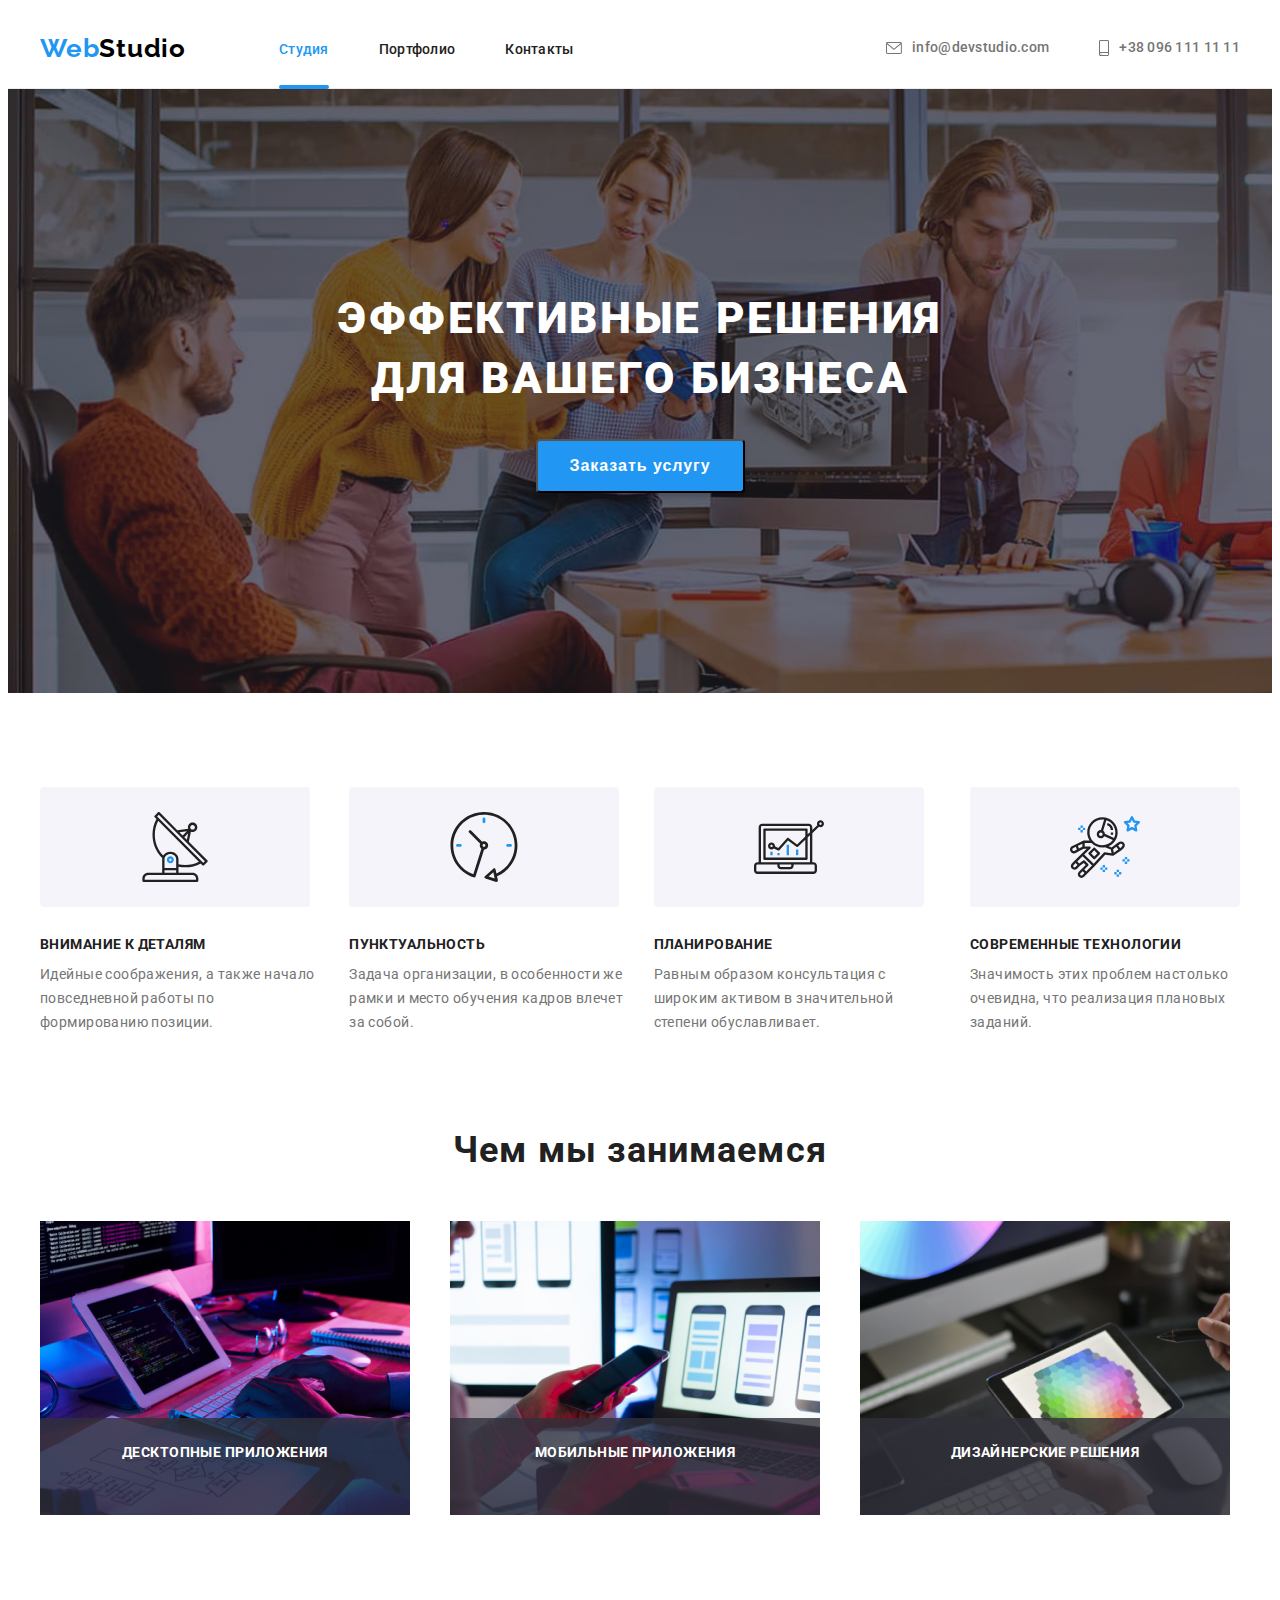
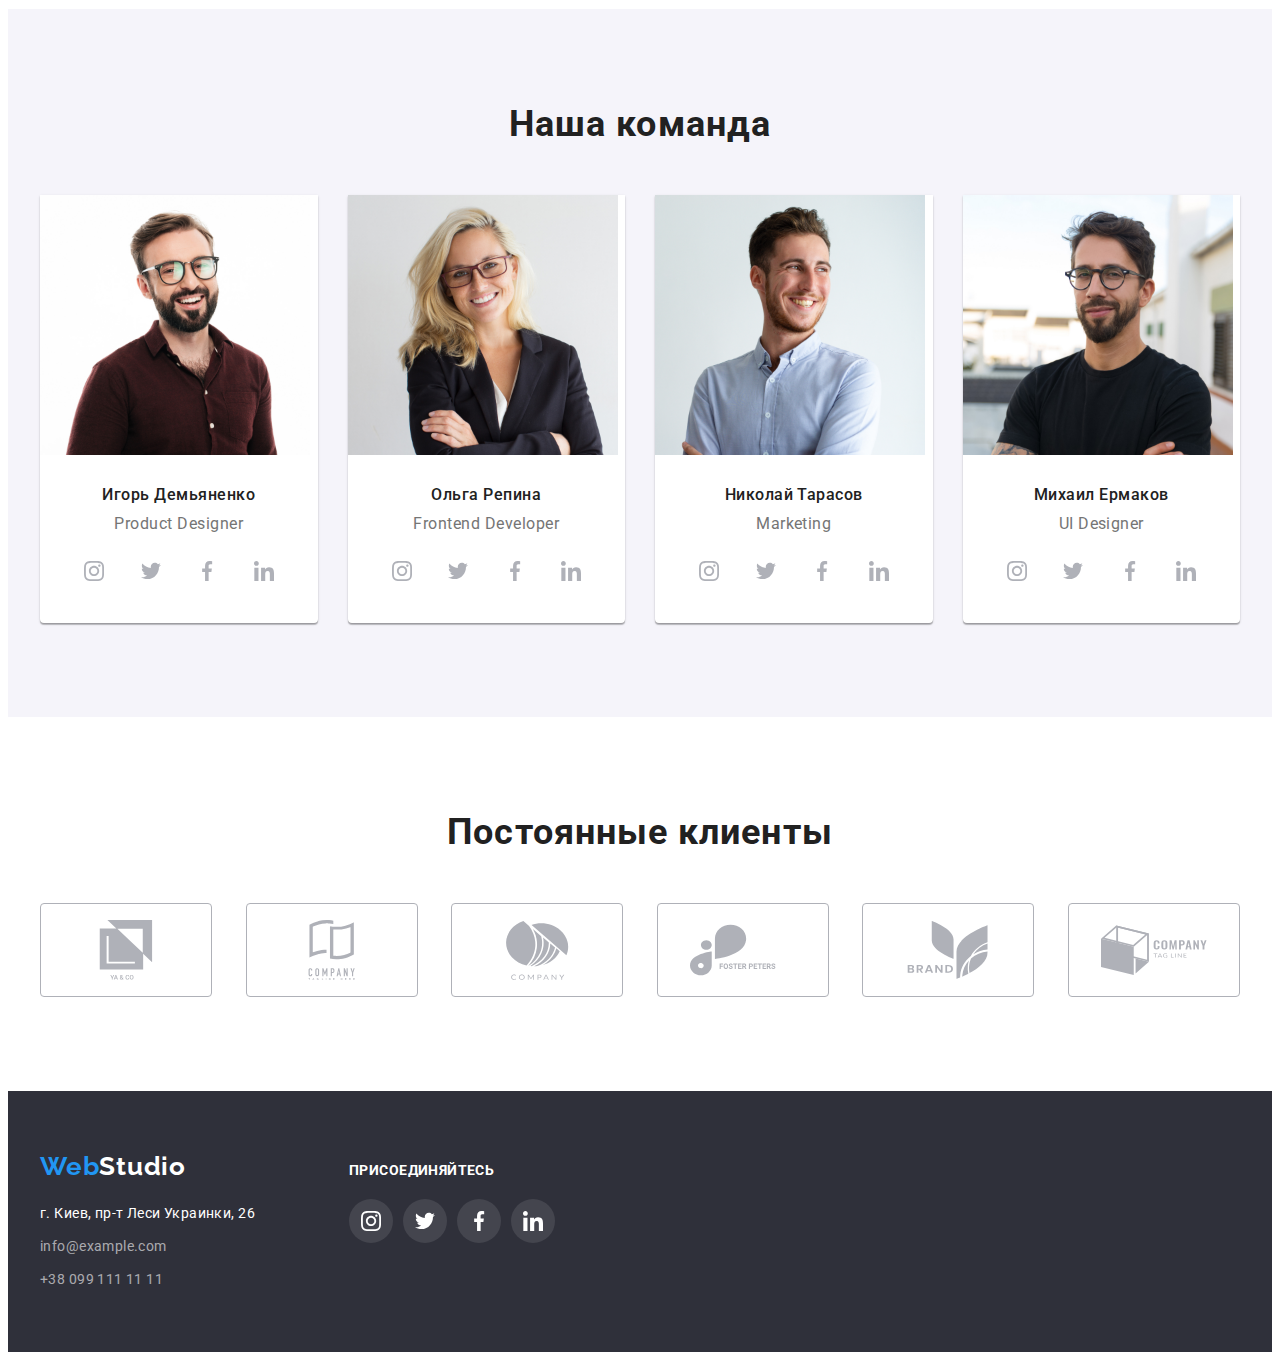
<file: index.html>
<!DOCTYPE html>
<html lang="ru">
<head>
    <meta charset="UTF-8">
    <meta http-equiv="X-UA-Compatible" content="IE=edge">
    <meta name="viewport" content="width=device-width, initial-scale=1.0">
    <title>WebStudio</title>
    <link rel="preconnect" href="https://fonts.gstatic.com">
    <link href="https://fonts.googleapis.com/css2?family=Raleway:wght@700&family=Roboto:wght@400;500;700;900&display=swap"
        rel="stylesheet">
    <link rel="stylesheet" href="https://cdnjs.cloudflare.com/ajax/libs/modern-normalize/1.0.0/modern-normalize.min.css"
            integrity="sha512-ISS7cAi1PEhQ8jnbJpJZMd29NlhNj4AWYyLOSp2CE/CsHxTCu+r+t0D2yoJudVrd0/8fTVPUVDzY5Tvli75u/g=="
            crossorigin="anonymous" />
    <link rel="stylesheet" href="./css/styles.css">
</head>
<body>
    <!-- Header --> 
    <header class="header">
        <div class="container header-container">
            <nav class="header-navigation">
                <a class="logo-link link" href="./index.html">
                    <span class="logo" lang="en">Web<span class="second-logo" lang="en">Studio</span></span>
                </a>
                <ul class="navigation-list list">
                    <li class="navigation-list-item">
                        <a class="navigation-list-link link current" href="./index.html">Студия</a>
                    </li>
                    <li class="navigation-list-item">
                        <a class="navigation-list-link link" href="./portfolio.html">Портфолио</a>
                    </li>
                    <li class="navigation-list-item">
                        <a class="navigation-list-link link" href="">Контакты</a>
                    </li>
                </ul>
            </nav>
            <ul class="header-contacts-list list">
                <li class="header-contacts-list-item">
                    <a class="header-contacts-link link" href="mailto:info@devstudio.com">
                        <svg class="header-logo mail-logo" width='16' height="12">
                            <use href="./images/sprite.svg#icon-mail"></use>
                        </svg>
                        info@devstudio.com
                    </a>
                </li>
                <li class="header-contacts-list-item" >
                    <a class="header-contacts-link link" href="tel:+380961111111">
                        <svg class="header-logo" width='10' height="16">
                            <use href="./images/sprite.svg#icon-smartphone"></use>
                        </svg>
                        +38 096 111 11 11
                    </a>
                </li>
            </ul>
        </div>        
    </header>
    <main>
        <!-- Hero section --> 
        <section class="hero">
            <div class="container hero-container">
                <h1 class="hero-title">Эффективные решения для вашего бизнеса</h1>
                <button class="modal-btn" type="button" data-modal-open>Заказать услугу</button>
            </div>
        </section>
        <!--Features-->
        <section class="features section">
            <div class="container">
                <h2 hidden>Особенности</h2>
                <ul class="features-list list">
                    <li class="features-list-item">
                        <div class="features-bg">
                            <svg class="features-logo" width='70' height="70">
                            <use href="./images/sprite.svg#icon-antenna"></use>
                            </svg>
                        </div>
                        <span class="features-suptitle">
                            Внимание к деталям
                        </span>
                        <p class="features-suptitle-descritpion">
                            Идейные соображения, а также начало повседневной работы по формированию позиции.
                        </p>
                    </li>
                    <li class="features-list-item">
                        <div class="features-bg">
                            <svg class="features-logo" width='70' height="70">
                                <use href="./images/sprite.svg#icon-clock"></use>
                            </svg>
                        </div>
                        <span class="features-suptitle">
                            Пунктуальность
                        </span>
                        <p class="features-suptitle-descritpion">
                            Задача организации, в особенности же рамки и место обучения кадров влечет за собой.
                        </p>
                    </li>
                    <li class="features-list-item">
                        <div class="features-bg">
                            <svg class="features-logo" width='70' height="70">
                                <use href="./images/sprite.svg#icon-diagram"></use>
                            </svg>
                        </div>
                        <span class="features-suptitle">
                            Планирование
                        </span>
                        <p class="features-suptitle-descritpion">
                            Равным образом консультация с широким активом в значительной степени обуславливает.
                        </p>
                    </li>
                    <li class="features-list-item">
                        <div class="features-bg">
                            <svg class="features-logo" width='70' height="70">
                                <use href="./images/sprite.svg#icon-astronaut"></use>
                            </svg>
                        </div>
                        <span class="features-suptitle">
                            Современные технологии
                        </span>
                        <p class="features-suptitle-descritpion">
                            Значимость этих проблем настолько очевидна, что реализация плановых заданий.
                        </p>
                    </li>
                </ul>
            </div>
        </section>
        
        <!--What we do-->
        <section class="what-we-do">
            <div class="container">
                <h2 class="section-title what-we-do-title">Чем мы занимаемся</h2>
                <ul class="what-we-do-list list">
                    <li class="what-we-do-list-item">
                        <img class="what-we-do-list-link" src="./images/whatwedo/image-1.png" alt="Человек набирает код" width="370"
                            height="294">
                        <p class="what-we-do-list-description">
                            Десктопные приложения
                        </p>
                    </li>
                    <li class="what-we-do-list-item">
                        <img class="what-we-do-list-link" src="./images/whatwedo/image-2.png"
                            alt="Человек разрабатывает мобильный дизайн сайта" width="370" height="294">
                        <p class="what-we-do-list-description">
                            Мобильные приложения
                        </p>
                    </li>
                    <li class="what-we-do-list-item">
                        <img class="what-we-do-list-link" src="./images/whatwedo/image-3.png"
                            alt="Человек занимается графическим дизайном" width="370" height="294">
                        <p class="what-we-do-list-description">
                            Дизайнерские решения
                        </p>
                    </li>
                </ul>
            </div>
        </section>
        <!--Our team-->
        <section class="our-team section">
            <div class="container">
                <h2 class="section-title our-team-title">Наша команда</h2>
                <ul class="our-team-list list">
                    <li class="our-team-list-item">
                        <img class="our-team-list-img" src="./images/team/co-worker-img-1.jpg" alt="Человек стоит и улыбается"
                            width="270" height="260">
                        <div class="our-team-list-content">
                            <h3 class="our-team-list-name">Игорь Демьяненко</h3>
                        <p class="our-team-list-position" lang="en">Product Designer</p>
                        <ul class="social-list list">
                            <li class="social-list-item">
                                <a href="" class="social-list-link">
                                    <svg class="social-list-icon" width="20px" height="20px">
                                        <use href="./images/sprite.svg#icon-instagram"></use>
                                    </svg>
                                </a>
                            </li>
                            <li class="social-list-item">
                                <a href="" class="social-list-link">
                                    <svg class="social-list-icon" width="20px" height="20px">
                                        <use href="./images/sprite.svg#icon-twitter"></use>
                                    </svg>
                                </a>
                            </li>
                            <li class="social-list-item">
                                <a href="" class="social-list-link">
                                    <svg class="social-list-icon"width="20px" height="20px">
                                        <use href="./images/sprite.svg#icon-facebook"></use>
                                    </svg>
                                </a>
                            </li>
                            <li class="social-list-item">
                                <a href="" class="social-list-link">
                                    <svg class="social-list-icon" width="20px" height="20px">
                                        <use href="./images/sprite.svg#icon-linkedin"></use>
                                    </svg>
                                </a>
                            </li>
                        </ul>
                        </div>
                    </li>
                    <li class="our-team-list-item">
                        <img class="our-team-list-img" src="./images/team/co-worker-img-2.jpg"
                            alt="Человек стоит и улыбается скрестив руки на груди" width="270" height="260">
                        <div class="our-team-list-content">
                            <h3 class="our-team-list-name">Ольга Репина</h3>
                        <p class="our-team-list-position" lang="en">Frontend Developer</p>
                        <ul class="social-list list">
                            <li class="social-list-item">
                                <a href="" class="social-list-link">
                                    <svg class="social-list-icon" width="20px" height="20px">
                                        <use href="./images/sprite.svg#icon-instagram"></use>
                                    </svg>
                                </a>
                            </li>
                            <li class="social-list-item">
                                <a href="" class="social-list-link">
                                    <svg class="social-list-icon" width="20px" height="20px">
                                        <use href="./images/sprite.svg#icon-twitter"></use>
                                    </svg>
                                </a>
                            </li>
                            <li class="social-list-item">
                                <a href="" class="social-list-link">
                                    <svg class="social-list-icon" width="20px" height="20px">
                                        <use href="./images/sprite.svg#icon-facebook"></use>
                                    </svg>
                                </a>
                            </li>
                            <li class="social-list-item">
                                <a href="" class="social-list-link">
                                    <svg class="social-list-icon" width="20px" height="20px">
                                        <use href="./images/sprite.svg#icon-linkedin"></use>
                                    </svg>
                                </a>
                            </li>
                        </ul>
                        </div>
                    </li>
                    <li class="our-team-list-item">
                        <img class="our-team-list-img" src="./images/team/co-worker-img-3.jpg"
                            alt="Человек стоит и улыбается скрестив руки на груди" width="270" height="260">
                        <div class="our-team-list-content">
                            <h3 class="our-team-list-name">Николай Тарасов</h3>
                        <p class="our-team-list-position" lang="en">Marketing</p>
                        <ul class="social-list list">
                            <li class="social-list-item">
                                <a href="" class="social-list-link">
                                    <svg class="social-list-icon" width="20px" height="20px">
                                        <use href="./images/sprite.svg#icon-instagram"></use>
                                    </svg>
                                </a>
                            </li>
                            <li class="social-list-item">
                                <a href="" class="social-list-link">
                                    <svg class="social-list-icon" width="20px" height="20px">
                                        <use href="./images/sprite.svg#icon-twitter"></use>
                                    </svg>
                                </a>
                            </li>
                            <li class="social-list-item">
                                <a href="" class="social-list-link">
                                    <svg class="social-list-icon" width="20px" height="20px">
                                        <use href="./images/sprite.svg#icon-facebook"></use>
                                    </svg>
                                </a>
                            </li>
                            <li class="social-list-item">
                                <a href="" class="social-list-link">
                                    <svg class="social-list-icon" width="20px" height="20px">
                                        <use href="./images/sprite.svg#icon-linkedin"></use>
                                    </svg>
                                </a>
                            </li>
                        </ul>
                        </div>
                    </li>
                    <li class="our-team-list-item">
                        <img class="our-team-list-img" src="./images/team/co-worker-img-4.jpg"
                            alt="Человек стоит и улыбается скрестив руки на груди" width="270" height="260">
                        <div class="our-team-list-content">
                            <h3 class="our-team-list-name">Михаил Ермаков</h3>
                        <p class="our-team-list-position" lang="en">UI Designer</p>
                        <ul class="social-list list">
                            <li class="social-list-item">
                                <a href="" class="social-list-link">
                                    <svg class="social-list-icon" width="20px" height="20px">
                                        <use href="./images/sprite.svg#icon-instagram"></use>
                                    </svg>
                                </a>
                            </li>
                            <li class="social-list-item">
                                <a href="" class="social-list-link">
                                    <svg class="social-list-icon" width="20px" height="20px">
                                        <use href="./images/sprite.svg#icon-twitter"></use>
                                    </svg>
                                </a>
                            </li>
                            <li class="social-list-item">
                                <a href="" class="social-list-link">
                                    <svg class="social-list-icon" width="20px" height="20px">
                                        <use href="./images/sprite.svg#icon-facebook"></use>
                                    </svg>
                                </a>
                            </li>
                            <li class="social-list-item">
                                <a href="" class="social-list-link">
                                    <svg class="social-list-icon" width="20px" height="20px">
                                        <use href="./images/sprite.svg#icon-linkedin"></use>
                                    </svg>
                                </a>
                            </li>
                        </ul>
                        </div>
                    </li>
                </ul>
            </div>
        </section>
        <!--Our clients-->
        <section class="our-clients section">
            <div class="container">
                <h2 class="section-title our-clients-title">Постоянные клиенты</h2>
                <ul class="clients-list list">
                    <li class="clients-list-item">
                        <a href="" class="clients-list-link">
                            <svg class="clients-list-icon" width="106px" height="60px">
                                <use href="./images/sprite.svg#icon-company-1"></use>
                            </svg>
                        </a>
                    </li>
                    <li class="clients-list-item">
                        <a href="" class="clients-list-link">
                            <svg class="clients-list-icon" width="106px" height="60px">
                                <use href="./images/sprite.svg#icon-company-2"></use>
                            </svg>
                        </a>
                    </li>
                    <li class="clients-list-item">
                        <a href="" class="clients-list-link">
                            <svg class="clients-list-icon" width="106px" height="60px">
                                <use href="./images/sprite.svg#icon-company-3"></use>
                            </svg>
                        </a>
                    </li>
                    <li class="clients-list-item">
                        <a href="" class="clients-list-link">
                            <svg class="clients-list-icon" width="106px" height="60px">
                                <use href="./images/sprite.svg#icon-company-4"></use>
                            </svg>
                        </a>
                    </li>
                    <li class="clients-list-item">
                        <a href="" class="clients-list-link">
                            <svg class="clients-list-icon" width="106px" height="60px">
                                <use href="./images/sprite.svg#icon-company-5"></use>
                            </svg>
                        </a>
                    </li>
                    <li class="clients-list-item">
                        <a href="" class="clients-list-link">
                            <svg class="clients-list-icon" width="106px" height="60px">
                                <use href="./images/sprite.svg#icon-company-6"></use>
                            </svg>
                        </a>
                    </li>
                </ul>
            </div>
        </section>
    </main>
    
    <footer class="footer">
        <div class="container footer-container">
            <div>
                <a class="logo-link link" href="./index.html">
                    <span class="logo" lang="en">Web<span class="footer-second-logo" lang="en">Studio</span></span>
                </a>
                <address class="address">
                    <ul class="addres-list list">
                        <li class="addres-list-item">
                            <a class="addres-list-link" href="https://goo.gl/maps/A3ritBZA11thju577" target="_blank"
                                rel="noopener noreferrer">
                                г. Киев, пр-т Леси Украинки, 26
                            </a>
                        </li>
                        <li class="addres-list-item">
                            <a class="addres-list-contacts" href="mailto:info@example.com">
                                info@example.com
                            </a>
                        </li>
                        <li class="addres-list-item">
                            <a class="addres-list-contacts" href="tel:+380991111111">
                                +38 099 111 11 11
                            </a>
                        </li>
                    </ul>
                </address>
            </div>
            <div class="footer-socail">
                <b class="footer-social-list-heading">присоединяйтесь</b>
                <ul class="social-list list">
                    <li class="social-list-item">
                        <a href="" class="social-list-link footer-social-list-link">
                            <svg class="footer-social-list-icon" width="20px" height="20px">
                                <use href="./images/sprite.svg#icon-instagram"></use>
                            </svg>
                        </a>
                    </li>
                    <li class="social-list-item">
                        <a href="" class="social-list-link footer-social-list-link">
                            <svg class="footer-social-list-icon" width="20px" height="20px">
                                <use href="./images/sprite.svg#icon-twitter"></use>
                            </svg>
                        </a>
                    </li>
                    <li class="social-list-item">
                        <a href="" class="social-list-link footer-social-list-link">
                            <svg class="footer-social-list-icon" width="20px" height="20px">
                                <use href="./images/sprite.svg#icon-facebook"></use>
                            </svg>
                        </a>
                    </li>
                    <li class="social-list-item">
                        <a href="" class="social-list-link footer-social-list-link">
                            <svg class="footer-social-list-icon" width="20px" height="20px">
                                <use href="./images/sprite.svg#icon-linkedin"></use>
                            </svg>
                        </a>
                    </li>
                </ul>
            </div>
        </div>
    </footer>
    <!-- modal window-->
    <div class="backdrop is-hidden" data-modal>
        <div class="modal-window">
            <button type="button" class="modal-close-btn" data-modal-close>
                <svg class="modal-window-btn">
                    <use href="./images/sprite.svg#icon-close"></use>
                </svg>
            </button>

        </div>
    </div>
    <script src="./js/modal.js"></script>
</body>
</html>
</file>
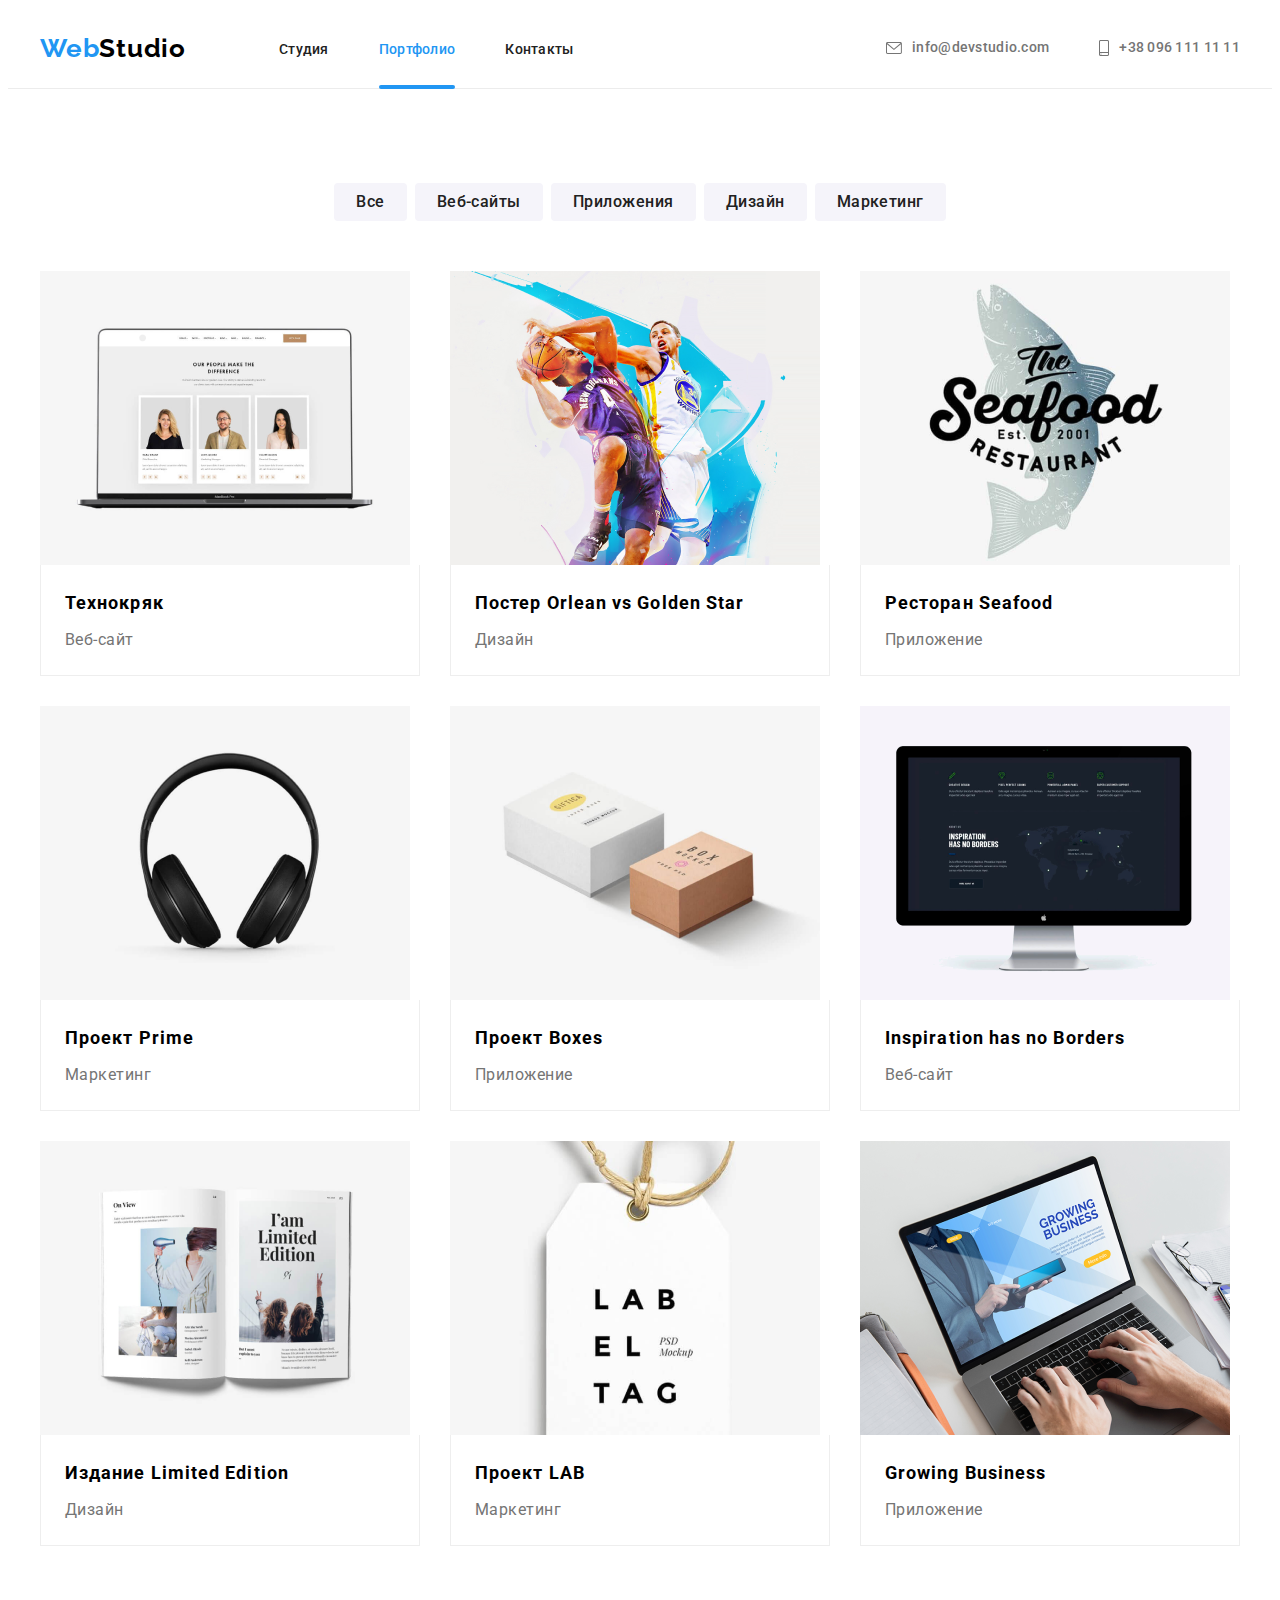
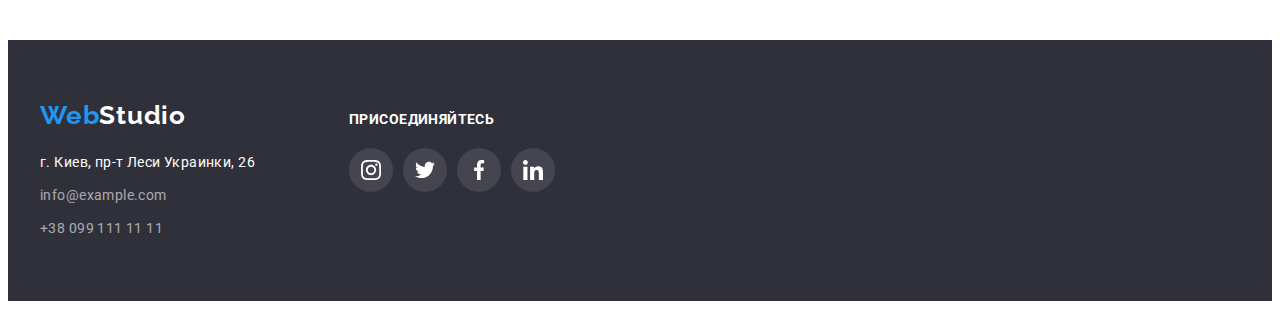
<file: portfolio.html>
<!DOCTYPE html>
<html lang="ru">
<head>
    <meta charset="UTF-8">
    <meta http-equiv="X-UA-Compatible" content="IE=edge">
    <meta name="viewport" content="width=device-width, initial-scale=1.0">
    <title>WebStudio</title>
    <link rel="preconnect" href="https://fonts.gstatic.com">
    <link
        href="https://fonts.googleapis.com/css2?family=Raleway:wght@700&family=Roboto:wght@400;500;700;900&display=swap"
        rel="stylesheet">
    <link rel="stylesheet" href="https://cdnjs.cloudflare.com/ajax/libs/modern-normalize/1.0.0/modern-normalize.min.css"
        integrity="sha512-ISS7cAi1PEhQ8jnbJpJZMd29NlhNj4AWYyLOSp2CE/CsHxTCu+r+t0D2yoJudVrd0/8fTVPUVDzY5Tvli75u/g=="
        crossorigin="anonymous" />
    <link rel="stylesheet" href="./css/styles.css">
</head>
<body>
    <!-- Header -->
    <header class="header">
        <div class="container header-container">
            <nav class="header-navigation">
                <a class="logo-link link" href="./index.html">
                    <span class="logo" lang="en">Web<span class="second-logo" lang="en">Studio</span></span>
                </a>
                <ul class="navigation-list list">
                    <li class="navigation-list-item">
                        <a class="navigation-list-link link" href="./index.html">Студия</a>
                    </li>
                    <li class="navigation-list-item">
                        <a class="navigation-list-link link current" href="./portfolio.html">Портфолио</a>
                    </li>
                    <li class="navigation-list-item">
                        <a class="navigation-list-link link" href="">Контакты</a>
                    </li>
                </ul>
            </nav>
            <ul class="header-contacts-list list">
                <li class="header-contacts-list-item">
                    <a class="header-contacts-link link" href="mailto:info@devstudio.com">
                        <svg class="header-logo mail-logo" width='16' height="12">
                            <use href="./images/sprite.svg#icon-mail"></use>
                        </svg>
                        info@devstudio.com
                    </a>
                </li>
                <li class="header-contacts-list-item">
                    <a class="header-contacts-link link" href="tel:+380961111111">
                        <svg class="header-logo" width='10' height="16">
                            <use href="./images/sprite.svg#icon-smartphone"></use>
                        </svg>
                        +38 096 111 11 11
                    </a>
                </li>
            </ul>
        </div>
    </header>
    <main>
        <section class="section">
            <div class="container">
                <h2 hidden>Портфолио</h2>
                <!-- Portfolio Navigation Buttons-->
                <ul class="portfolio-nav-btn-list list">
                    <li class="portfolio-nav-btn-list-item">
                        <button class="portfolio-nav-btn" type="button">Все</button>
                    </li>
                    <li class="portfolio-nav-btn-list-item">
                        <button class="portfolio-nav-btn" type="button">Веб-сайты</button>
                    </li>
                    <li class="portfolio-nav-btn-list-item">
                        <button class="portfolio-nav-btn" type="button">Приложения</button>
                    </li>
                    <li class="portfolio-nav-btn-list-item">
                        <button class="portfolio-nav-btn" type="button">Дизайн</button>
                    </li>
                    <li class="portfolio-nav-btn-list-item">
                        <button class="portfolio-nav-btn" type="button">Маркетинг</button>
                    </li>
                </ul>
                <!--Portfolio menu-->
                <ul class="portfolio-menu-list list">
                    <li class="portfolio-menu-list-item">
                        <a href="#" class="portfolio-menu-list-wrapper link">
                            <div class="portfolio-img-wrapper">
                                <img src="./images/portfolio/portfolio-img-1.png" alt="Ноутбук с открытой страницей Технокряк" width="370"
                                    height="294">
                                <p class="portfolio-overlay">
                                    Технокряк это современная площадка распространения коронавируса. Компании используют эту платформу для цифрового
                                    шпионажа и атак на защищённые сервера конкурентов.
                                </p>  
                            </div>
                            <div class="portfolio-menu-list-content">
                                <h3 class="portfolio-menu-list-header">Технокряк</h2>
                                <p class="portfolio-menu-list-description">Веб-сайт</p>
                            </div>
                        </a>                            
                    </li>
                    <li class="portfolio-menu-list-item">
                        <a href="#" class="portfolio-menu-list-wrapper link">
                            <div class="portfolio-img-wrapper">
                                <img src="./images/portfolio/portfolio-img-2.png" alt="Постер с двумя баскетболистами" width="370" height="294">
                                <p class="portfolio-overlay">
                                    Lorem ipsum dolor sit amet consectetur adipisicing elit. Nostrum delectus officiis dicta, beatae explicabo nihil quibusdam placeat
                                    est odio veritatis ratione, odit deserunt soluta amet consectetur laborum unde nesciunt? Consectetur.
                                </p>
                            </div>
                            <div class="portfolio-menu-list-content">
                                <h3 class="portfolio-menu-list-header">Постер <span lang="en">Orlean vs Golden Star</span> </h2>
                                <p class="portfolio-menu-list-description">Дизайн</p>
                            </div>
                        </a>
                    </li>
                    <li class="portfolio-menu-list-item">
                        <a href="#" class="portfolio-menu-list-wrapper link">
                            <div class="portfolio-img-wrapper">
                                <img src="./images/portfolio/portfolio-img-3.png" alt="Логотип ресторана Морской еды" width="370" height="294">
                                <p class="portfolio-overlay">
                                    Lorem ipsum dolor sit amet consectetur adipisicing elit. Nostrum delectus officiis dicta, beatae explicabo nihil
                                    quibusdam placeat est odio veritatis ratione, odit deserunt soluta amet consectetur laborum unde nesciunt? Consectetur.
                                </p>
                            </div>
                            <div class="portfolio-menu-list-content">
                                <h3 class="portfolio-menu-list-header">Ресторан <span lang="en">Seafood</span></h2>
                                <p class="portfolio-menu-list-description">Приложение</p>
                            </div>
                        </a>
                    </li>
                    <li class="portfolio-menu-list-item">
                        <a href="#" class="portfolio-menu-list-wrapper link">
                            <div class="portfolio-img-wrapper">
                                <img src="./images/portfolio/portfolio-img-4.png" alt="Полноразмерные нашники" width="370" height="294">
                                <p class="portfolio-overlay">
                                    Lorem ipsum dolor sit amet consectetur adipisicing elit. Nostrum delectus officiis dicta, beatae explicabo nihil
                                    quibusdam placeat est odio veritatis ratione, odit deserunt soluta amet consectetur laborum unde nesciunt? Consectetur.
                                </p>
                            </div>
                            <div class="portfolio-menu-list-content">
                                <h3 class="portfolio-menu-list-header">Проект <span lang="en">Prime</span></h2>
                                <p class="portfolio-menu-list-description">Маркетинг</p>
                            </div>
                        </a>
                    </li>
                    <li class="portfolio-menu-list-item">
                        <a href="#" class="portfolio-menu-list-wrapper link">
                            <div class="portfolio-img-wrapper">
                                <img src="./images/portfolio/portfolio-img-5.png" alt="Две картонные коробки на белом фоне" width="370"
                                height="294">
                                <p class="portfolio-overlay">
                                    Lorem ipsum dolor sit amet consectetur adipisicing elit. Nostrum delectus officiis dicta, beatae explicabo nihil
                                    quibusdam placeat est odio veritatis ratione, odit deserunt soluta amet consectetur laborum unde nesciunt? Consectetur.
                                </p>
                            </div>
                            <div class="portfolio-menu-list-content">
                                <h3 class="portfolio-menu-list-header">Проект <span lang="en">Boxes</span></h2>
                                <p class="portfolio-menu-list-description">Приложение</p>
                            </div>
                        </a>
                    </li>
                    <li class="portfolio-menu-list-item">
                        <a href="#" class="portfolio-menu-list-wrapper link">
                            <div class="portfolio-img-wrapper">
                                <img src="./images/portfolio/portfolio-img-6.png" alt="Монитор с открытой страницей сайта" width="370" height="294">
                                <p class="portfolio-overlay">
                                    Lorem ipsum dolor sit amet consectetur adipisicing elit. Nostrum delectus officiis dicta, beatae explicabo nihil
                                    quibusdam placeat est odio veritatis ratione, odit deserunt soluta amet consectetur laborum unde nesciunt? Consectetur.
                                </p>
                            </div>
                            <div class="portfolio-menu-list-content">
                                <h3 lang="en" class="portfolio-menu-list-header">Inspiration has no Borders</h2>
                                <p class="portfolio-menu-list-description">Веб-сайт</p>
                            </div>
                        </a>
                    </li>
                    <li class="portfolio-menu-list-item">
                        <a href="#" class="portfolio-menu-list-wrapper link">
                            <div class="portfolio-img-wrapper">
                                <img src="./images/portfolio/portfolio-img-7.png" alt="обложка издания" width="370" height="294">
                                <p class="portfolio-overlay">
                                    Lorem ipsum dolor sit amet consectetur adipisicing elit. Nostrum delectus officiis dicta, beatae explicabo nihil
                                    quibusdam placeat est odio veritatis ratione, odit deserunt soluta amet consectetur laborum unde nesciunt? Consectetur.
                                </p>
                            </div>
                            <div class="portfolio-menu-list-content">
                                <h3 class="portfolio-menu-list-header">Издание <span lang="en">Limited Edition</span></h2>
                                <p class="portfolio-menu-list-description">Дизайн</p>
                            </div>
                        </a>
                    </li>
                    <li class="portfolio-menu-list-item">
                        <a href="#" class="portfolio-menu-list-wrapper link">
                        <div class="portfolio-img-wrapper">
                            <img src="./images/portfolio/portfolio-img-8.png" alt="Логотип проекта" width="370" height="294">
                            <p class="portfolio-overlay">
                                    Lorem ipsum dolor sit amet consectetur adipisicing elit. Nostrum delectus officiis dicta, beatae explicabo nihil
                                    quibusdam placeat est odio veritatis ratione, odit deserunt soluta amet consectetur laborum unde nesciunt? Consectetur.
                            </p>
                        </div>
                        <div class="portfolio-menu-list-content">
                            <h3 class="portfolio-menu-list-header">Проект <span lang="en">LAB</span></h2>
                            <p class="portfolio-menu-list-description">Маркетинг</p>
                        </div>
                        </a>
                    </li>
                    <li class="portfolio-menu-list-item">
                        <a href="#" class="portfolio-menu-list-wrapper link">
                        <div class="portfolio-img-wrapper">
                        <img src="./images/portfolio/portfolio-img-9.png" alt="ноутбук с открытой страницей сайта" width="370" height="294">
                        <p class="portfolio-overlay">
                                    Lorem ipsum dolor sit amet consectetur adipisicing elit. Nostrum delectus officiis dicta, beatae explicabo nihil
                                    quibusdam placeat est odio veritatis ratione, odit deserunt soluta amet consectetur laborum unde nesciunt? Consectetur.
                                </p>

                        </div>
                        <div class="portfolio-menu-list-content">
                            <h3 lang="en" class="portfolio-menu-list-header">Growing Business</h2>
                            <p class="portfolio-menu-list-description">Приложение</p>
                        </div>
                        </a>
                    </li>
                </ul>
            </div>
        </section>
    </main>
    <footer class="footer">
        <div class="container footer-container">
            <div>
                <a class="logo-link link" href="./index.html">
                    <span class="logo" lang="en">Web<span class="footer-second-logo" lang="en">Studio</span></span>
                </a>
                <address class="address">
                    <ul class="addres-list list">
                        <li class="addres-list-item">
                            <a class="addres-list-link" href="https://goo.gl/maps/A3ritBZA11thju577" target="_blank"
                                rel="noopener noreferrer">
                                г. Киев, пр-т Леси Украинки, 26
                            </a>
                        </li>
                        <li class="addres-list-item">
                            <a class="addres-list-contacts" href="mailto:info@example.com">
                                info@example.com
                            </a>
                        </li>
                        <li class="addres-list-item">
                            <a class="addres-list-contacts" href="tel:+380991111111">
                                +38 099 111 11 11
                            </a>
                        </li>
                    </ul>
                </address>
            </div>
            <div class="footer-socail">
                <b class="footer-social-list-heading">присоединяйтесь</b>
                <ul class="social-list list">
                    <li class="social-list-item">
                        <a href="" class="social-list-link footer-social-list-link">
                            <svg class="footer-social-list-icon" width="20px" height="20px">
                                <use href="./images/sprite.svg#icon-instagram"></use>
                            </svg>
                        </a>
                    </li>
                    <li class="social-list-item">
                        <a href="" class="social-list-link footer-social-list-link">
                            <svg class="footer-social-list-icon" width="20px" height="20px">
                                <use href="./images/sprite.svg#icon-twitter"></use>
                            </svg>
                        </a>
                    </li>
                    <li class="social-list-item">
                        <a href="" class="social-list-link footer-social-list-link">
                            <svg class="footer-social-list-icon" width="20px" height="20px">
                                <use href="./images/sprite.svg#icon-facebook"></use>
                            </svg>
                        </a>
                    </li>
                    <li class="social-list-item">
                        <a href="" class="social-list-link footer-social-list-link">
                            <svg class="footer-social-list-icon" width="20px" height="20px">
                                <use href="./images/sprite.svg#icon-linkedin"></use>
                            </svg>
                        </a>
                    </li>
                </ul>
            </div>
        </div>
    </footer>
</body>
</html>
</file>
<file: css/styles.css>
:root {
  --main-font: "Roboto", sans-serif;
  --secondary-font: "Raleway", sans-serif;
  --accent-color: #2196f3;
  --second-accent-color: #212121;
  --third-accent-color: #000000;
  --fourth-accent-color: #ffffff;
  --fifth-accent-color: #757575;
}

h1,
h2,
h3,
h4,
h5,
h6,
p {
  margin-top: 0;
  margin-bottom: 0;
}

ul,
ol {
  margin-top: 0;
  margin-bottom: 0;
  padding-left: 0;
}

img {
  display: block;
}

.container {
  width: 1200px;
  padding-left: 15px;
  padding-right: 15px;
  margin: 0 auto;
}

.list {
  list-style: none;
}

.link {
  text-decoration: none;
}

body {
  font-family: var(--main-font);
  color: var(--second-accent-color);
}

.section {
  padding-top: 94px;
  padding-bottom: 94px;
}

/* ============= COMPONENTS ============= */
.section-title {
  font-weight: 700;
  font-size: 36px;
  line-height: 1.17;
  text-align: center;
  letter-spacing: 0.03em;
}
/* ============= END COMPONENTS ============= */

/* ============= HEADER =============*/
.header {
  /* padding-top: 24px;
  padding-bottom: 25px; */
  border-bottom: 1px solid #ececec;
}

.header-container {
  display: flex;
  align-items: center;
  justify-content: space-between;
}

.header-navigation {
  display: flex;
  align-items: center;
}

.navigation-list {
  display: flex;
}

.header-contacts-list {
  display: flex;
}

.logo-link {
  font-family: var(--secondary-font);
  font-weight: bold;
  font-size: 26px;
  line-height: 1.19;
  letter-spacing: 0.03em;
  color: var(--accent-color);
  margin-right: 93px;
}

.second-logo {
  color: var(--third-accent-color);
}

.navigation-list-item:not(:last-child) {
  margin-right: 50px;
}

.navigation-list-link {
  font-weight: 500;
  font-size: 14px;
  line-height: 1.14;
  letter-spacing: 0.02em;
  color: var(--second-accent-color);
  padding-top: 32px;
  padding-bottom: 32px;
  transition: color 250ms cubic-bezier(0.4, 0, 0.2, 1);
  position: relative;
}

.navigation-list-link:hover,
.navigation-list-link:focus {
  color: var(--accent-color);
}

.header-contacts-list-item:not(:last-child) {
  margin-right: 50px;
}

.header-contacts-link {
  font-weight: 500;
  font-size: 14px;
  line-height: 1.14;
  letter-spacing: 0.02em;
  color: var(--fifth-accent-color);
  padding-top: 32px;
  padding-bottom: 32px;
  display: flex;
  align-items: center;
  justify-content: center;
  transition: color 250ms cubic-bezier(0.4, 0, 0.2, 1);
}

.header-contacts-link:hover,
.header-contacts-link:focus {
  color: var(--accent-color);
}

.header-logo {
  fill: #757575;
  margin-right: 10px;
  transition: fill 250ms cubic-bezier(0.4, 0, 0.2, 1);
}

.header-contacts-link:hover .header-logo,
.header-contacts-link:focus .header-logo {
  fill: var(--accent-color);
}

.mail-logo {
  margin-top: 2px;
  margin-bottom: 2px;
}

.current {
  color: var(--accent-color);
}

.current::after {
  position: absolute;
  bottom: 0;
  display: block;
  content: "";
  width: 100%;
  height: 4px;
  border-radius: 2px;
  background-color: var(--accent-color);
  margin-top: 27px;
}

/* ============= HEADER'S END =============*/

/* ============= HERO =============*/
.hero-title {
  font-weight: 900;
  font-size: 44px;
  line-height: 1.36;
  letter-spacing: 0.06em;
  text-transform: uppercase;
  color: var(--fourth-accent-color);
  text-align: center;
  width: 696px;
  margin: 0 auto;
}

.hero {
  /* background: #2f303a; */
  text-align: center;
  background-image: linear-gradient(#2f303a66, #2f303a66),
    url(../images/hero/hero-img.jpg);
  background-color: #c4c4c4;
  max-width: 1600px;
  margin: 0 auto;
  background-size: cover;
}
.hero-container {
  padding: 200px 0 200px 0;
}

.modal-btn {
  font-weight: 700;
  font-size: 16px;
  line-height: 1.88;
  letter-spacing: 0.06em;
  color: var(--fourth-accent-color);
  background: #2196f3;
  box-shadow: 0px 4px 4px #00000026;
  border-radius: 4px;
  cursor: pointer;
  padding: 10px 32px;
  display: inline-block;
  margin-top: 30px;
  transition: background-color 250ms cubic-bezier(0.4, 0, 0.2, 1);
}

.modal-btn:hover,
.modal-btn:focus {
  background-color: #188ce8;
}

/* ============= HERO'S END =============*/

/* ============= Features =============*/
.features-suptitle {
  display: block;
  font-weight: 700;
  font-size: 14px;
  line-height: 1.14;
  letter-spacing: 0.03em;
  text-transform: uppercase;
  margin-bottom: 10px;
}
.features-suptitle-descritpion {
  font-weight: 400;
  font-size: 14px;
  line-height: 1.71;
  letter-spacing: 0.03em;
  color: var(--fifth-accent-color);
}

.features-list {
  display: flex;
}

.features-list-item:not(:last-child) {
  margin-right: 30px;
}

.features-bg {
  width: 270px;
  height: 120px;
}

.features-bg {
  display: flex;
  justify-content: center;
  align-items: center;
  background: #f5f4fa;
  border-radius: 4px;
  margin-bottom: 30px;
}
/* ============= Feature's END =============*/

/* ============= What we do =============*/

.what-we-do {
  padding-bottom: 94px;
}

.what-we-do-list {
  display: flex;
  flex-wrap: wrap;
  margin-top: -50px;
  margin-right: -30px;
}

.what-we-do-title {
  margin-bottom: 50px;
}

.what-we-do-list-item {
  flex-basis: calc((100% - 90px) / 3);
  margin-top: 50px;
  margin-right: 30px;
  position: relative;
}

.what-we-do-list-description {
  position: absolute;
  font-family: var(--main-font);
  font-weight: 700;
  font-size: 14px;
  line-height: 1.14;
  text-align: center;
  letter-spacing: 0.03em;
  text-transform: uppercase;
  color: #ffffff;
  background-color: rgba(47, 48, 58, 0.8);
  width: 370px;
  height: 70px;
  bottom: 0;
  left: 0;
  padding-top: 27px;
}
/* ============= END What we do =============*/

/* ============= Our team =============*/
.our-team-list-name {
  font-weight: 500;
  font-size: 16px;
  line-height: 1.19;
  text-align: center;
  letter-spacing: 0.03em;
  margin-bottom: 10px;
}

.our-team-list-position {
  font-weight: 400;
  font-size: 16px;
  line-height: 1.19;
  text-align: center;
  letter-spacing: 0.03em;
  color: var(--fifth-accent-color);
  margin-bottom: 16px;
}

.our-team-title {
  margin-bottom: 50px;
}

.our-team-list {
  display: flex;
  margin-left: -30px;
  margin-top: -30px;
}

.our-team-list-item {
  margin-left: 30px;
  margin-top: 30px;
  flex-basis: calc((100% - 120px) / 4);
  background-color: #ffffff;
  box-shadow: 0px 1px 3px rgba(0, 0, 0, 0.12), 0px 1px 1px rgba(0, 0, 0, 0.14),
    0px 2px 1px rgba(0, 0, 0, 0.2);
  border-radius: 0px 0px 4px 4px;
}

.our-team {
  background: #f5f4fa;
}

.our-team-list-content {
  padding-bottom: 30px;
  padding-top: 30px;
  padding-right: 32px;
  padding-left: 32px;
}

.social-list {
  display: flex;
  justify-content: space-between;
}

.social-list-link {
  width: 44px;
  height: 44px;
  border-radius: 50%;
  display: flex;
  justify-content: center;
  align-items: center;
  background-color: transparent;
  transition: background-color 250ms cubic-bezier(0.4, 0, 0.2, 1);
}

.social-list-icon {
  fill: #afb1b8;
  transition: fill 250ms cubic-bezier(0.4, 0, 0.2, 1);
}

.social-list-link:hover,
.social-list-link:focus {
  background-color: var(--accent-color);
}

.social-list-link:hover .social-list-icon,
.social-list-link:focus .social-list-icon {
  fill: var(--fourth-accent-color);
}

/* ============= END Our team=============*/

/* ============= Our clients=============*/
.clients-list {
  display: flex;
  justify-content: space-between;
}

.clients-list-link {
  display: flex;
  justify-content: center;
  align-items: center;
  width: 170px;
  height: 92px;
  border: 1px solid #afb1b8;
  border-radius: 4px;
  transition: border 250ms cubic-bezier(0.4, 0, 0.2, 1);
}

.our-clients-title {
  margin-bottom: 50px;
}

.clients-list-icon {
  fill: #afb1b8;
  transition: fill 250ms cubic-bezier(0.4, 0, 0.2, 1);
}

.clients-list-link:hover,
.clients-list-link:focus {
  border: 1px solid var(--accent-color);
}

.clients-list-link:hover .clients-list-icon,
.clients-list-link:focus .clients-list-icon {
  fill: var(--accent-color);
}

/* ============= END Our clients=============*/

/* ============= Footer=============*/
.footer {
  background: #2f303a;
  padding-top: 60px;
  padding-bottom: 60px;
}

.addres-list-link {
  font-style: normal;
  font-weight: 400;
  font-size: 14px;
  line-height: 1.71;
  letter-spacing: 0.03em;
  color: var(--fourth-accent-color);
  text-decoration: none;
  transition: color 250ms cubic-bezier(0.4, 0, 0.2, 1);
}
.addres-list-contacts {
  font-style: normal;
  font-weight: 400;
  font-size: 14px;
  line-height: 1.71;
  letter-spacing: 0.03em;
  color: #ffffff99;
  text-decoration: none;
  transition: color 250ms cubic-bezier(0.4, 0, 0.2, 1);
}

.addres-list-link:hover,
.addres-list-link:focus,
.addres-list-contacts:hover,
.addres-list-contacts:focus {
  color: var(--accent-color);
}

.footer-second-logo {
  color: var(--fourth-accent-color);
}

.addres-list {
  margin-top: 20px;
}

.addres-list-item:not(:last-child) {
  margin-bottom: 9px;
}

.footer-container {
  display: flex;
  align-items: baseline;
}

.footer-social-list-link {
  background: rgba(255, 255, 255, 0.1);
}

.footer-social-list-icon {
  fill: var(--fourth-accent-color);
}

.footer-social-list-heading {
  font-weight: 700;
  font-size: 14px;
  line-height: 1.14;
  letter-spacing: 0.03em;
  text-transform: uppercase;
  color: #ffffff;
  margin-bottom: 20px;
  display: block;
}

.footer-socail {
  width: 206px;
  margin-left: 70px;
}
/* ============= END Footer=============*/

/* ============= Portfolio Navigation Buttons=============*/
.portfolio-nav-btn {
  font-weight: 500;
  font-size: 16px;
  line-height: 1.63;
  text-align: center;
  letter-spacing: 0.03em;
  background: #f5f4fa;
  border-radius: 4px;
  border: 0;
  cursor: pointer;
  font-family: var(--main-font);
  color: var(--second-accent-color);
  transition: color 250ms cubic-bezier(0.4, 0, 0.2, 1),
    background 250ms cubic-bezier(0.4, 0, 0.2, 1),
    box-shadow 250ms cubic-bezier(0.4, 0, 0.2, 1),
    border-radius 250ms cubic-bezier(0.4, 0, 0.2, 1);
}
.portfolio-nav-btn:focus,
.portfolio-nav-btn:hover {
  color: var(--fourth-accent-color);
  background: var(--accent-color);
  box-shadow: 0px 3px 1px rgba(0, 0, 0, 0.1), 0px 1px 2px rgba(0, 0, 0, 0.08),
    0px 2px 2px rgba(0, 0, 0, 0.12);
  border-radius: 4px;
}

.portfolio-nav-btn-list {
  display: flex;
  justify-content: center;
  margin-bottom: 50px;
}

.portfolio-nav-btn-list-item:not(:last-child) {
  margin-right: 8px;
}

.portfolio-nav-btn {
  padding: 6px 22px;
}

/* ============= END Portfolio Navigation Buttons=============*/

/* ============= Portfolio menu=============*/
.portfolio-menu-list-header {
  font-weight: 700;
  font-size: 18px;
  line-height: 2;
  letter-spacing: 0.06em;
  margin-bottom: 4px;
  color: var(--third-accent-color);
}
.portfolio-menu-list-description {
  font-weight: 400;
  font-size: 16px;
  line-height: 1.88;
  letter-spacing: 0.03em;
  color: var(--fifth-accent-color);
}

.portfolio-menu-list {
  display: flex;
  flex-wrap: wrap;
  margin-left: -30px;
  margin-top: -30px;
}

.portfolio-menu-list-item {
  margin-left: 30px;
  margin-top: 30px;
  flex-basis: calc((100% - 90px) / 3);
  transition: box-shadow 250ms cubic-bezier(0.4, 0, 0.2, 1);
}

.portfolio-menu-list-content {
  padding-top: 20px;
  padding-bottom: 20px;
  padding-left: 24px;
  padding-right: 24px;
  border: 1px solid #eeeeee;
  border-top: none;
}

.portfolio-overlay {
  position: absolute;
  font-family: var(--main-font);
  font-weight: 400;
  font-size: 18px;
  line-height: 1.56;
  letter-spacing: 0.03em;
  color: #ffffff;
  background-color: rgba(33, 150, 243, 0.9);
  padding-top: 63px;
  padding-left: 24px;
  padding-bottom: 63px;
  padding-left: 63px;
  top: 0;
  left: 0;
  height: 100%;
  width: 100%;
  overflow: auto;
  transform: translateY(100%);
  transition: transform 250ms linear;
  padding-top: 63px;
  padding-left: 24px;
  padding-bottom: 63px;
  padding-right: 24px;
}

.portfolio-img-wrapper {
  position: relative;
  overflow: hidden;
}

.portfolio-menu-list-item:hover,
.portfolio-menu-list-item:focus {
  box-shadow: 0px 1px 1px rgba(0, 0, 0, 0.12), 0px 4px 4px rgba(0, 0, 0, 0.06),
    1px 4px 6px rgba(0, 0, 0, 0.16);
}

.portfolio-menu-list-wrapper:hover .portfolio-overlay,
.portfolio-menu-list-wrapper:focus .portfolio-overlay {
  transform: translateY(0%);
}

/* ============= END Portfolio menu=============*/

/* ============= Modal Window =============*/
.backdrop {
  position: fixed;
  top: 0;
  left: 0;
  width: 100%;
  height: 100%;
  background-color: rgba(0, 0, 0, 0.2);
  z-index: 100;
  transition: opacity 250ms cubic-bezier(0.4, 0, 0.2, 1),
    visibility 250ms cubic-bezier(0.4, 0, 0.2, 1);
}

.modal-window {
  position: absolute;
  top: 50%;
  left: 50%;
  transform: translate(-50%, -50%);
  width: 528px;
  height: 581px;
  background-color: #ffffff;
  border-radius: 4px;
}

.modal-close-btn {
  position: absolute;
  top: 8px;
  right: 8px;
  background-color: transparent;
  cursor: pointer;
  border: 1px solid rgba(0, 0, 0, 0.1);
  border-radius: 50%;
  width: 30px;
  height: 30px;
  padding: 0;
}

.modal-window-btn {
  width: 18px;
  height: 18px;
  margin-top: 4px;
}

.is-hidden {
  opacity: 0;
  visibility: hidden;
  pointer-events: none;
}

/* ============= END Modal Window=============*/
</file>
